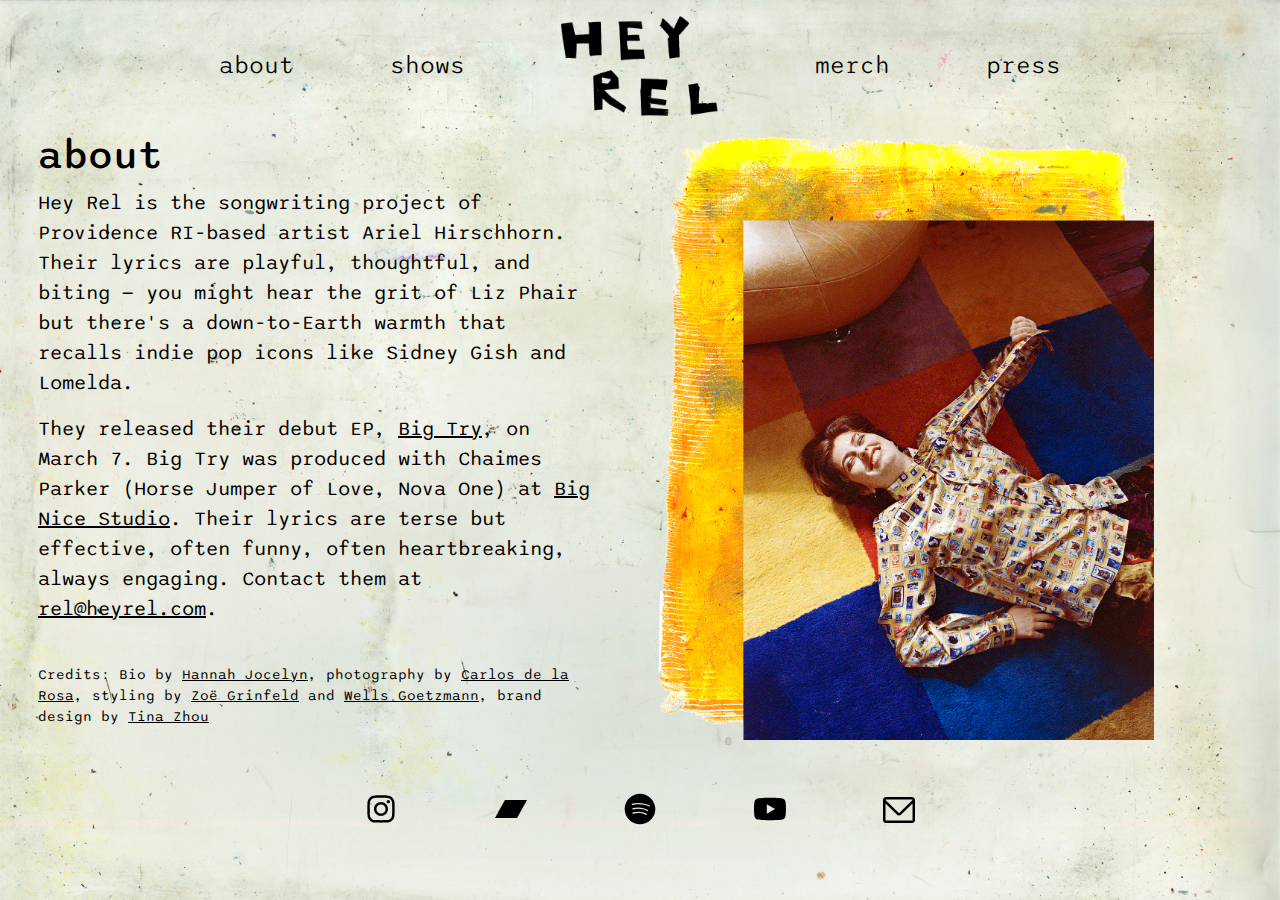
<file: about.html>
<!DOCTYPE html>
<html lang="en">
  <head>
    <meta charset="UTF-8" />
    <meta name="viewport" content="width=device-width, initial-scale=1.0" />
    <meta http-equiv="X-UA-Compatible" content="ie=edge" />
    <meta property="og:image" content="assets/images/Hey_Rel_16_9.jpg" />
    <link
      rel="icon"
      type="image/x-icon"
      href="assets/images/ep_cover_blue_smaller.jpg"
    />
    <title>Hey Rel</title>
    <link
      rel="stylesheet"
      href="https://cdn.jsdelivr.net/npm/bootstrap@5.3.3/dist/css/bootstrap.min.css"
      integrity="sha384-QWTKZyjpPEjISv5WaRU9OFeRpok6YctnYmDr5pNlyT2bRjXh0JMhjY6hW+ALEwIH"
      crossorigin="anonymous"
    />
    <link rel="stylesheet" href="assets/styles/style.css" />
  </head>
  <nav class="navbar navbar-expand-lg justify-content-center">
    <div class="container d-flex">
      <a class="nav-link collapsed-home" title="home" href="/"
        ><img
          class="logo"
          src="assets/images/logo.png"
          alt="Black Hey Rel logo"
      /></a>
      <button
        class="navbar-toggler ms-auto"
        type="button"
        data-bs-toggle="collapse"
        data-bs-target="#n_bar_about"
        aria-controls="navbarNavAltMarkup"
        aria-label="Toggle navigation"
      >
        <span class="navbar-toggler-icon"></span>
      </button>
      <div class="collapse navbar-collapse" id="n_bar_about">
        <ul class="navbar-nav mx-auto justify-content-center">
          <li class="nav-item"><a class="nav-link" href="/about">about</a></li>
          <li class="nav-item"><a class="nav-link" href="/shows">shows</a></li>
          <li class="nav-item">
            <a class="nav-link home-link" title="home" href="/"
              ><img
                class="logo"
                src="assets/images/logo.png"
                alt="Black Hey Rel logo"
            /></a>
          </li>

          <li class="nav-item"><a class="nav-link" href="/merch">merch</a></li>
          <li class="nav-item"><a class="nav-link" href="/press">press</a></li>
        </ul>
      </div>
    </div>
  </nav>
  <body>
    <div class="row">
      <div class="col-lg-6 col-md-6 col-sm-12 about">
        <h1>about</h1>
        <p>
          Hey Rel is the songwriting project of Providence RI-based artist Ariel
          Hirschhorn. Their lyrics are playful, thoughtful, and biting — you
          might hear the grit of Liz Phair but there's a down-to-Earth warmth
          that recalls indie pop icons like Sidney Gish and Lomelda.
        </p>
        <p>
          They released their debut EP,
          <a
            href="https://open.spotify.com/artist/7AgN3nFzWZ6BClSYHoGGNy?si=NKnOgZy-RzqV2LjGM9ez4w"
            >Big Try</a
          >, on March 7. Big Try was produced with Chaimes Parker (Horse Jumper
          of Love, Nova One) at
          <a href="https://www.bignicestudio.com/"> Big Nice Studio</a>. Their
          lyrics are terse but effective, often funny, often heartbreaking,
          always engaging. Contact them at
          <a href="mailto:rel@heyrel.com">rel@heyrel.com</a>.
        </p>
        <br />
        <div class="credits">
          <p>
            Credits: Bio by
            <a href="https://transientpeak.ghost.io/author/hannahjocelync/"
              >Hannah Jocelyn</a
            >, photography by
            <a href="https://www.instagram.com/iamdelarosaa"
              >Carlos de la Rosa</a
            >, styling by
            <a href="https://zoegrinfeld.com/work">Zoë Grinfeld</a> and
            <a href="https://www.instagram.com/notwellsfargo">Wells Goetzmann</a
            >, brand design by <a href="https://thetinazhou.com/">Tina Zhou</a>
          </p>
        </div>
      </div>
      <div class="col-lg-6 col-md-6 col-sm-12">
        <img
          class="artist-photo-collage"
          src="assets/images/artist_photo_bg.png"
          alt="Rel, a white androgynous person, wears a yellow patterned shirt and tie and lays on a rug with colorful rainbow squares"
        />
      </div>
    </div>

    <footer class="footer socials">
      <ul>
        <li>
          <a href="https://www.instagram.com/heyheyrel/">
            <img src="assets/images/icons/instagram.svg" alt="instagram" />
          </a>
        </li>
        <li>
          <a href="https://heyrel.bandcamp.com/">
            <img src="assets/images/icons/bandcamp.svg" alt="bandcamp" />
          </a>
        </li>
        <li>
          <a
            href="https://open.spotify.com/artist/7AgN3nFzWZ6BClSYHoGGNy?si=a1ks4GC2SwuWLxo97PtpvA"
          >
            <img src="assets/images/icons/spotify.svg" alt="spotify" />
          </a>
        </li>
        <li>
          <a href="https://www.youtube.com/@heyrelmusic"
            ><img src="assets/images/icons/youtube.svg" alt="youtube"
          /></a>
        </li>
        <li>
          <a href="mailto:rel@heyrel.com"
            ><img src="assets/images/icons/mail.svg" alt="email"
          /></a>
        </li>
      </ul>
    </footer>
    <script
      src="https://cdn.jsdelivr.net/npm/bootstrap@5.1.3/dist/js/bootstrap.bundle.min.js"
      integrity="sha384-ka7Sk0Gln4gmtz2MlQnikT1wXgYsOg+OMhuP+IlRH9sENBO0LRn5q+8nbTov4+1p"
      crossorigin="anonymous"
    ></script>
  </body>
</html>
</file>
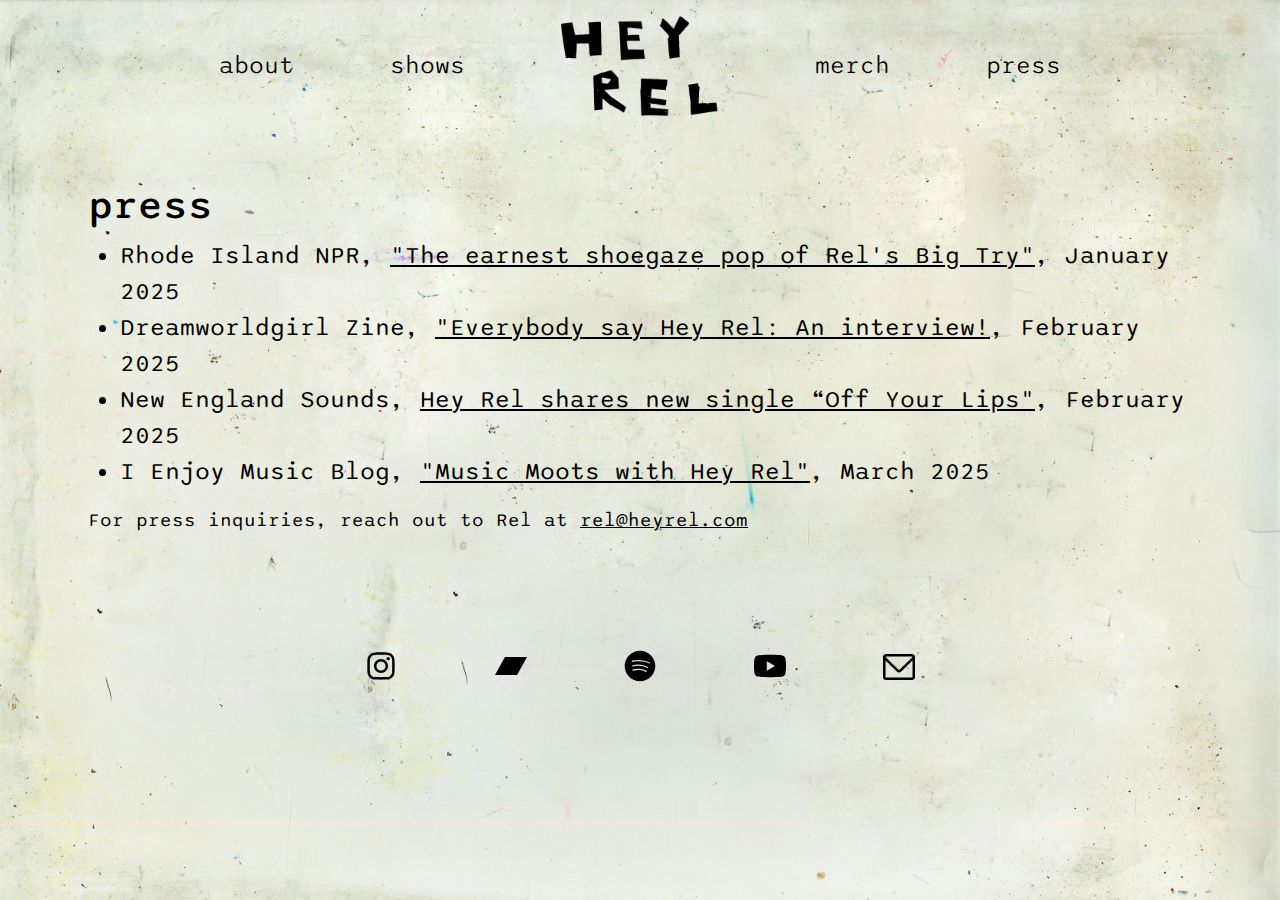
<file: press.html>
<!DOCTYPE html>
<html lang="en">
  <head>
    <meta charset="UTF-8" />
    <meta name="viewport" content="width=device-width, initial-scale=1.0" />
    <meta http-equiv="X-UA-Compatible" content="ie=edge" />
    <meta property="og:image" content="assets/images/Hey_Rel_16_9.jpg" />
    <link
      rel="icon"
      type="image/x-icon"
      href="assets/images/ep_cover_blue_smaller.jpg"
    />
    <title>Hey Rel</title>
    <link
      rel="stylesheet"
      href="https://cdn.jsdelivr.net/npm/bootstrap@5.3.3/dist/css/bootstrap.min.css"
      integrity="sha384-QWTKZyjpPEjISv5WaRU9OFeRpok6YctnYmDr5pNlyT2bRjXh0JMhjY6hW+ALEwIH"
      crossorigin="anonymous"
    />
    <link rel="stylesheet" href="assets/styles/style.css" />
  </head>
  <nav class="navbar navbar-expand-lg justify-content-center">
    <div class="container d-flex">
      <a class="nav-link collapsed-home" title="home" href="/"
        ><img
          class="logo"
          src="assets/images/logo.png"
          alt="Black Hey Rel logo"
      /></a>
      <button
        class="navbar-toggler ms-auto"
        type="button"
        data-bs-toggle="collapse"
        data-bs-target="#n_bar_about"
        aria-controls="navbarNavAltMarkup"
        aria-label="Toggle navigation"
      >
        <span class="navbar-toggler-icon"></span>
      </button>
      <div class="collapse navbar-collapse" id="n_bar_about">
        <ul class="navbar-nav mx-auto justify-content-center">
          <li class="nav-item"><a class="nav-link" href="/about">about</a></li>
          <li class="nav-item"><a class="nav-link" href="/shows">shows</a></li>
          <li class="nav-item">
            <a class="nav-link home-link" title="home" href="/"
              ><img
                class="logo"
                src="assets/images/logo.png"
                alt="Black Hey Rel logo"
            /></a>
          </li>

          <li class="nav-item"><a class="nav-link" href="/merch">merch</a></li>
          <li class="nav-item"><a class="nav-link" href="/press">press</a></li>
        </ul>
      </div>
    </div>
  </nav>
  <body>
    <div class="row">
      <div class="col-12 press">
        <h1>press</h1>
        <ul>
          <li>
            Rhode Island NPR,
            <a
              href="https://thepublicsradio.org/artscape/studio-session-the-earnest-shoegaze-pop-of-rels-big-try/"
              >"The earnest shoegaze pop of Rel's Big Try"</a
            >, January 2025
          </li>
          <li>
            Dreamworldgirl Zine,
            <a
              href="https://www.dreamworldgirlzine.com/blog/everybody-say-hey-rel-an-interview"
              >"Everybody say Hey Rel: An interview!</a
            >, February 2025
          </li>
          <li>
            New England Sounds,
            <a
              href="https://newenglandsounds.com/2025/02/28/hey-rel-shares-new-single-off-your-lips/"
              >Hey Rel shares new single “Off Your Lips"</a
            >, February 2025
          </li>
          <li>
            I Enjoy Music Blog,
            <a href="https://www.ienjoymusic.net/music-moots-hey-rel/"
              >"Music Moots with Hey Rel"</a
            >, March 2025
          </li>
        </ul>
        <p>
          For press inquiries, reach out to Rel at
          <a href="mailto:rel@heyrel.com">rel@heyrel.com</a>
        </p>
      </div>
    </div>

    <footer class="footer socials">
      <ul>
        <li>
          <a href="https://www.instagram.com/heyheyrel/">
            <img src="assets/images/icons/instagram.svg" alt="instagram" />
          </a>
        </li>
        <li>
          <a href="https://heyrel.bandcamp.com/">
            <img src="assets/images/icons/bandcamp.svg" alt="bandcamp" />
          </a>
        </li>
        <li>
          <a
            href="https://open.spotify.com/artist/7AgN3nFzWZ6BClSYHoGGNy?si=a1ks4GC2SwuWLxo97PtpvA"
          >
            <img src="assets/images/icons/spotify.svg" alt="spotify" />
          </a>
        </li>
        <li>
          <a href="https://www.youtube.com/@heyrelmusic"
            ><img src="assets/images/icons/youtube.svg" alt="youtube"
          /></a>
        </li>
        <li>
          <a href="mailto:rel@heyrel.com"
            ><img src="assets/images/icons/mail.svg" alt="email"
          /></a>
        </li>
      </ul>
    </footer>
    <script
      src="https://cdn.jsdelivr.net/npm/bootstrap@5.1.3/dist/js/bootstrap.bundle.min.js"
      integrity="sha384-ka7Sk0Gln4gmtz2MlQnikT1wXgYsOg+OMhuP+IlRH9sENBO0LRn5q+8nbTov4+1p"
      crossorigin="anonymous"
    ></script>
  </body>
</html>
</file>
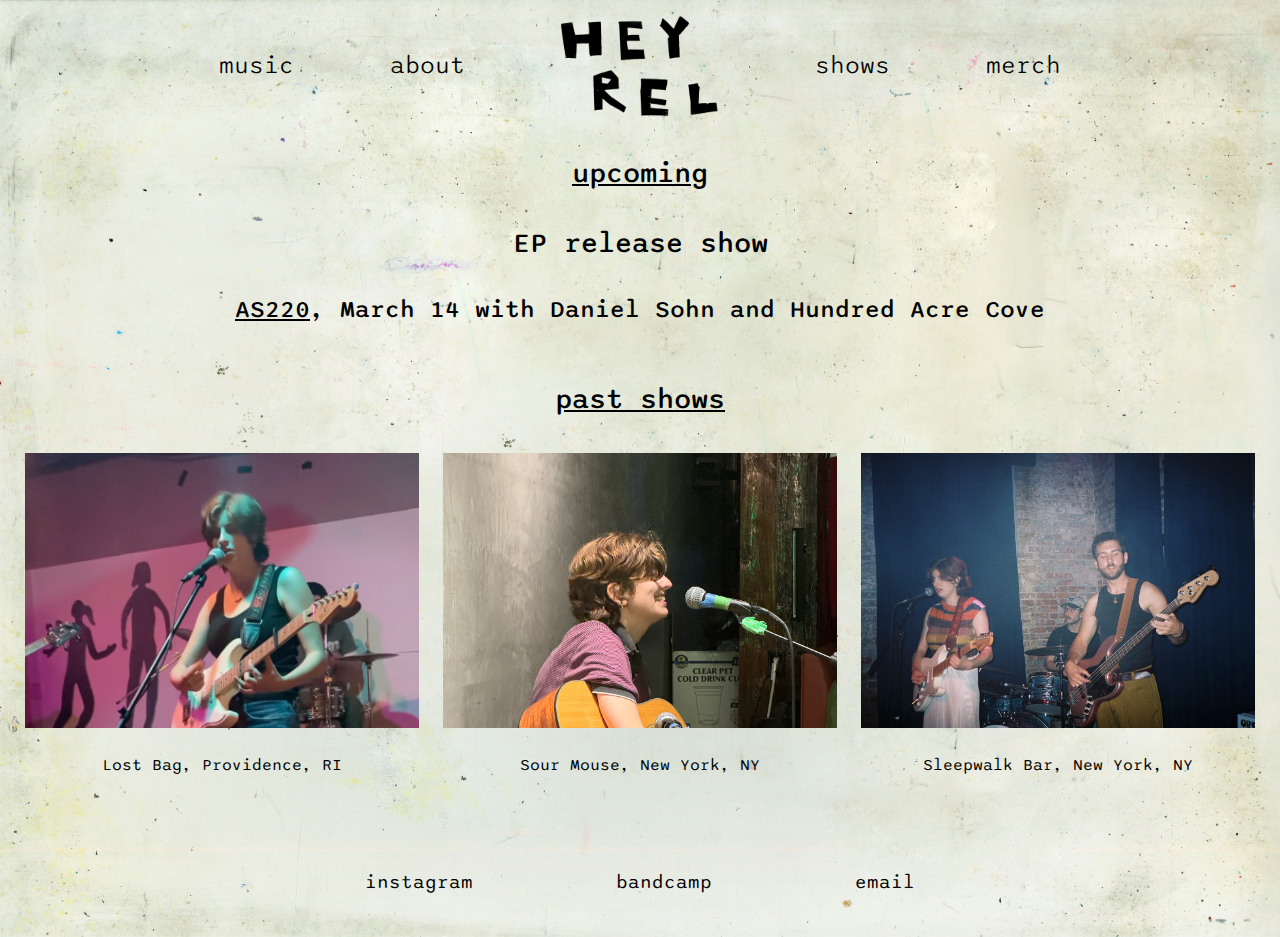
<file: shows.html>
<!DOCTYPE html>
<html lang="en">
  <head>
    <meta charset="UTF-8" />
    <meta name="viewport" content="width=device-width, initial-scale=1.0" />
    <meta http-equiv="X-UA-Compatible" content="ie=edge" />
    <meta property="og:image" content="assets/images/sleepwalk.JPG" />
    <link
      rel="icon"
      type="image/x-icon"
      href="assets/images/ep_cover_blue_smaller.jpg"
    />
    <title>Hey Rel</title>
    <link
      rel="stylesheet"
      href="https://cdn.jsdelivr.net/npm/bootstrap@5.3.3/dist/css/bootstrap.min.css"
      integrity="sha384-QWTKZyjpPEjISv5WaRU9OFeRpok6YctnYmDr5pNlyT2bRjXh0JMhjY6hW+ALEwIH"
      crossorigin="anonymous"
    />
    <link rel="stylesheet" href="assets/styles/style.css" />
  </head>
  <nav class="navbar navbar-expand-lg justify-content-center">
    <div class="container d-flex">
      <a class="nav-link collapsed-home" title="home" href="/"
        ><img
          class="logo"
          src="assets/images/logo.png"
          alt="Black Hey Rel logo"
      /></a>
      <button
        class="navbar-toggler ms-auto"
        type="button"
        data-bs-toggle="collapse"
        data-bs-target="#n_bar"
        aria-controls="navbarNavAltMarkup"
        aria-label="Toggle navigation"
      >
        <span class="navbar-toggler-icon"></span>
      </button>
      <div class="collapse navbar-collapse" id="n_bar">
        <ul class="navbar-nav mx-auto justify-content-center">
          <li class="nav-item">
            <a
              class="nav-link"
              href="https://distrokid.com/hyperfollow/heyrel/off-your-lips"
              >music</a
            >
          </li>
          <li class="nav-item"><a class="nav-link" href="/about">about</a></li>
          <li class="nav-item">
            <a class="nav-link home-link" title="home" href="/"
              ><img
                class="logo"
                src="assets/images/logo.png"
                alt="Black Hey Rel logo"
            /></a>
          </li>
          <li class="nav-item"><a class="nav-link" href="/shows">shows</a></li>
          <li class="nav-item"><a class="nav-link" href="/merch">merch</a></li>
        </ul>
      </div>
    </div>
  </nav>

  <body>
    <div class="row shows">
      <h3 style="text-align: center; text-decoration: underline">upcoming</h3>
      <h3 style="text-align: center">EP release show</h3>
      <h4 style="text-align: center">
        <a
          href="https://as220.org/calendar/hey-rel-ep-release-daniel-sohn-hundred-acre-cove"
          style="text-decoration: underline"
          >AS220</a
        >, March 14 with Daniel Sohn and Hundred Acre Cove
      </h4>
    </div>

    <div class="row shows">
      <h3 style="text-align: center; text-decoration: underline">past shows</h3>
      <div class="col-md-4">
        <div class="thumbnail">
          <img
            src="assets/images/lost_bag.png"
            alt="rel performing at lost bag"
          />
          <div class="caption">
            <p>
              <a href="https://www.instagram.com/lostbagspace/">Lost Bag</a>,
              Providence, RI
            </p>
          </div>
        </div>
      </div>
      <div class="col-md-4">
        <div class="thumbnail">
          <img src="assets/images/sour_mouse.png" alt="rel seated at a mic" />
          <div class="caption">
            <p>
              <a href="https://www.sourmousenyc.com/">Sour Mouse</a>, New York,
              NY
            </p>
          </div>
        </div>
      </div>
      <div class="col-md-4">
        <div class="thumbnail">
          <img
            src="assets/images/sleepwalk.JPG"
            alt="rel performing with their band"
          />
          <div class="caption">
            <p>
              <a href="https://sleepwalk.nyc/">Sleepwalk Bar</a>, New York, NY
            </p>
          </div>
        </div>
      </div>
    </div>

    <footer class="footer socials">
      <ul>
        <li><a href="https://www.instagram.com/heyheyrel/">instagram</a></li>
        <li><a href="https://heyrel.bandcamp.com/">bandcamp</a></li>
        <li><a href="mailto:rel@heyrel.com">email</a></li>
      </ul>
    </footer>
    <script
      src="https://cdn.jsdelivr.net/npm/bootstrap@5.1.3/dist/js/bootstrap.bundle.min.js"
      integrity="sha384-ka7Sk0Gln4gmtz2MlQnikT1wXgYsOg+OMhuP+IlRH9sENBO0LRn5q+8nbTov4+1p"
      crossorigin="anonymous"
    ></script>
  </body>
</html>
</file>
<file: assets/styles/style.css>
/* CSS Stylings for heyrel.com. 
Brand Identity by Tina Zhou https://thetinazhou.com/ */

/* Imports */
@import url("https://fonts.googleapis.com/css2?family=Sono:wght@200..800&display=swap");

* {
  font-family: "Sono", monospace;
  font-optical-sizing: auto;
  font-style: normal;
  font-variation-settings: "MONO" 1;
  text-decoration: none;
  color: black;
  box-sizing: border-box;
}

.upcoming-container {
  margin: 100px 200px 100px 200px;
}

/* General styling */

body {
  background-image: url("../images/background_smaller.jpg");
  background-size: cover;
}

a {
  color: black;
  text-decoration: none;
}

.collapsed-home {
  display: none;
}

.merch {
  padding: 50px 50px 0px 50px;
}

.merch a {
  text-decoration: underline;
}
.merch a:hover {
  text-decoration: none;
}

/* Row */

.first-row {
  background-image: url("../images/red-bg.jpg");
  background-size: cover;
}

/* Navbar */

a:hover,
a:focus {
  color: #7c3746;
  text-decoration: underline;
}

@media (min-width: 576px) {
  .navbar-expand-sm .navbar-nav .nav-link {
    padding-left: 75px;
    padding-right: 75px;
  }
}
/* Box-sizing for better control over sizing and padding */
*,
*::before,
*::after {
  box-sizing: border-box;
}

.navbar {
  width: 100%;
  overflow: hidden; /* Prevent overflow */
}

.nav-item {
  padding: 0px 40px 0px 40px;
}

.navbar-nav {
  display: flex; /* Keep items in a row */
  justify-content: center; /* Center items horizontally */
  align-items: center; /* Vertically center items */
  flex-wrap: nowrap; /* Prevent wrapping */
  width: 100%; /* Ensure the navbar spans full width up to the max-width */
}

.nav-link {
  color: black;
  font-weight: 350;
  font-size: 18pt;
  white-space: nowrap; /* Prevent text from wrapping */
}

.nav-link:hover {
  color: #7c3746;
}

@media (min-width: 576px) {
  .navbar-expand-sm .navbar-nav .nav-link {
    padding-left: 40px; /* Adjust padding for wider screens */
    padding-right: 40px;
  }
}

.newsletter {
  font-weight: 350;
  font-size: 12pt;
  color: black;
  text-decoration: underline;
}

.newsletter:hover,
.newsletter:focus {
  text-decoration: none;
}

/* Style for the logo */

.logo {
  height: 100px;
}

.logo:hover,
.logo:focus {
  height: 100px;
  filter: invert(25%) sepia(5%) saturate(6037%) hue-rotate(298deg)
    brightness(98%) contrast(88%);
}

.navbar-toggler-icon {
  background-image: url("../images/expand_menu.png");
}

.navbar-toggler {
  border: 3px solid black;
  color: black;
}

.navbar-toggler:focus {
  box-shadow: 0 0 0 2px;
  color: #7c3746;
}

/* Mobile styling- TODO ADJUST */
@media (max-width: 992px) {
  .logo {
    margin: 10px 0;
    padding-left: 20px;
  }

  .home-link {
    display: none;
  }

  .collapsed-home {
    display: block;
  }

  .upcoming-container {
    margin: 50px 50px 0px 50px;
  }

  .butterfly1 {
    display: none;
  }

  .butterfly2 {
    display: none;
  }
  .clothespin {
    display: none;
  }

  .dice {
    max-width: 30%;
    margin: 0 auto;
  }

  .merch {
    margin: 0 auto;
  }

  .nav-link {
    color: black;
    font-weight: 400;
    font-size: 24pt;
    white-space: nowrap; /* Prevent text from wrapping */
  }

  .btn a {
    text-align: center;
    margin-left: 0;
    margin: 0 auto;
  }
}

.upcoming {
  text-align: center;
}
.upcoming img {
  padding: 50px;
  height: auto;
  margin: auto;
  max-width: 80%;
  display: block;
}

.butterfly1 img {
  max-width: 50%;
  display: block;
  margin: 50px auto;
}
.butterfly2 img {
  max-width: 50%;
  display: block;
  top: 300px;
  position: relative;
  left: 70px;
  transform: rotate(0.9turn);
}

.dice img {
  max-width: 60%;
  display: block;
  margin: 50px auto;
}

.merch img {
  max-width: 40%;
  display: block;
  margin: 50px auto;
}

.clothespin img {
  display: block;
  top: 300px;
  max-width: 40%;
  position: relative;
  left: 70px;
  transform: rotate(0.5turn);
}

p {
  text-align: center;
  font-size: 12pt;
  color: black;
}

h3 em {
  font-style: italic;
  color: #7c3746;
}

h3 {
  padding-bottom: 1em;
}

h2 {
  font-size: 36pt;
}

.thumbnail img {
  padding-bottom: 25px;
  width: 100%;
  height: 300px;
  object-fit: cover;
  text-align: center;
}

.single {
  text-align: center;
  margin: 25px 0px 50px 0px;
}
.single img {
  max-width: 35%;
  padding-bottom: 25px;
}

.btn {
  padding: 10px 20px 10px 20px;
  outline: solid black;
  text-align: center;
}

.btn:hover,
btn:focus {
  text-decoration: underline;
}

.tracklist {
  margin-top: 50px;
  margin-left: 50px;
  text-align: left;
}

footer {
  margin: 0 auto;
  max-width: 600px;
  font-size: 14pt;
  padding: 50px 25px 25px 25px;
}

.socials ul {
  text-decoration: none;
  display: flex;
  padding-left: 0;
  justify-content: space-between;
  flex-wrap: wrap;
  align-items: center;
  list-style: none;
}

.socials ul a img {
  width: 32px;
}

/* press */
.press ul {
  font-size: 18pt;
  @media (max-width: 992px) {
    font-size: 14pt;
  }
}

.press h2 {
  font-size: 18pt;
}

.press {
  padding: 50px 100px 50px 100px;
  @media (max-width: 992px) {
    padding: 50px 50px 50px 50px;
  }
}

.shows {
  padding: 25px 25px 25px 25px;
}

.press a {
  text-decoration: underline;
}

.press a:hover {
  text-decoration: none;
}

.press p {
  font-size: 14pt;
  text-align: left;
}
/* about page */

.artist-photo-collage {
  max-width: 80%;
}

.textured-bg {
  position: relative;
  max-width: 60%;
}

.artist-photo {
  width: 100%;
  height: auto;
}

.bracelet {
  max-width: 10%;
}

.big-try {
  max-width: 20%;
  margin: 25px 0px 25px 0px;
}

.about {
  padding-left: 50px;
  padding-right: 50px;
}

.about .credits p {
  text-align: left;
  font-size: 14px;
}

.about p {
  text-align: left;
  font-size: 20px;
}

.about a {
  text-decoration: underline;
}

@media (max-width: 576px) {
  iframe {
    height: 250px;
  }
}
</file>
